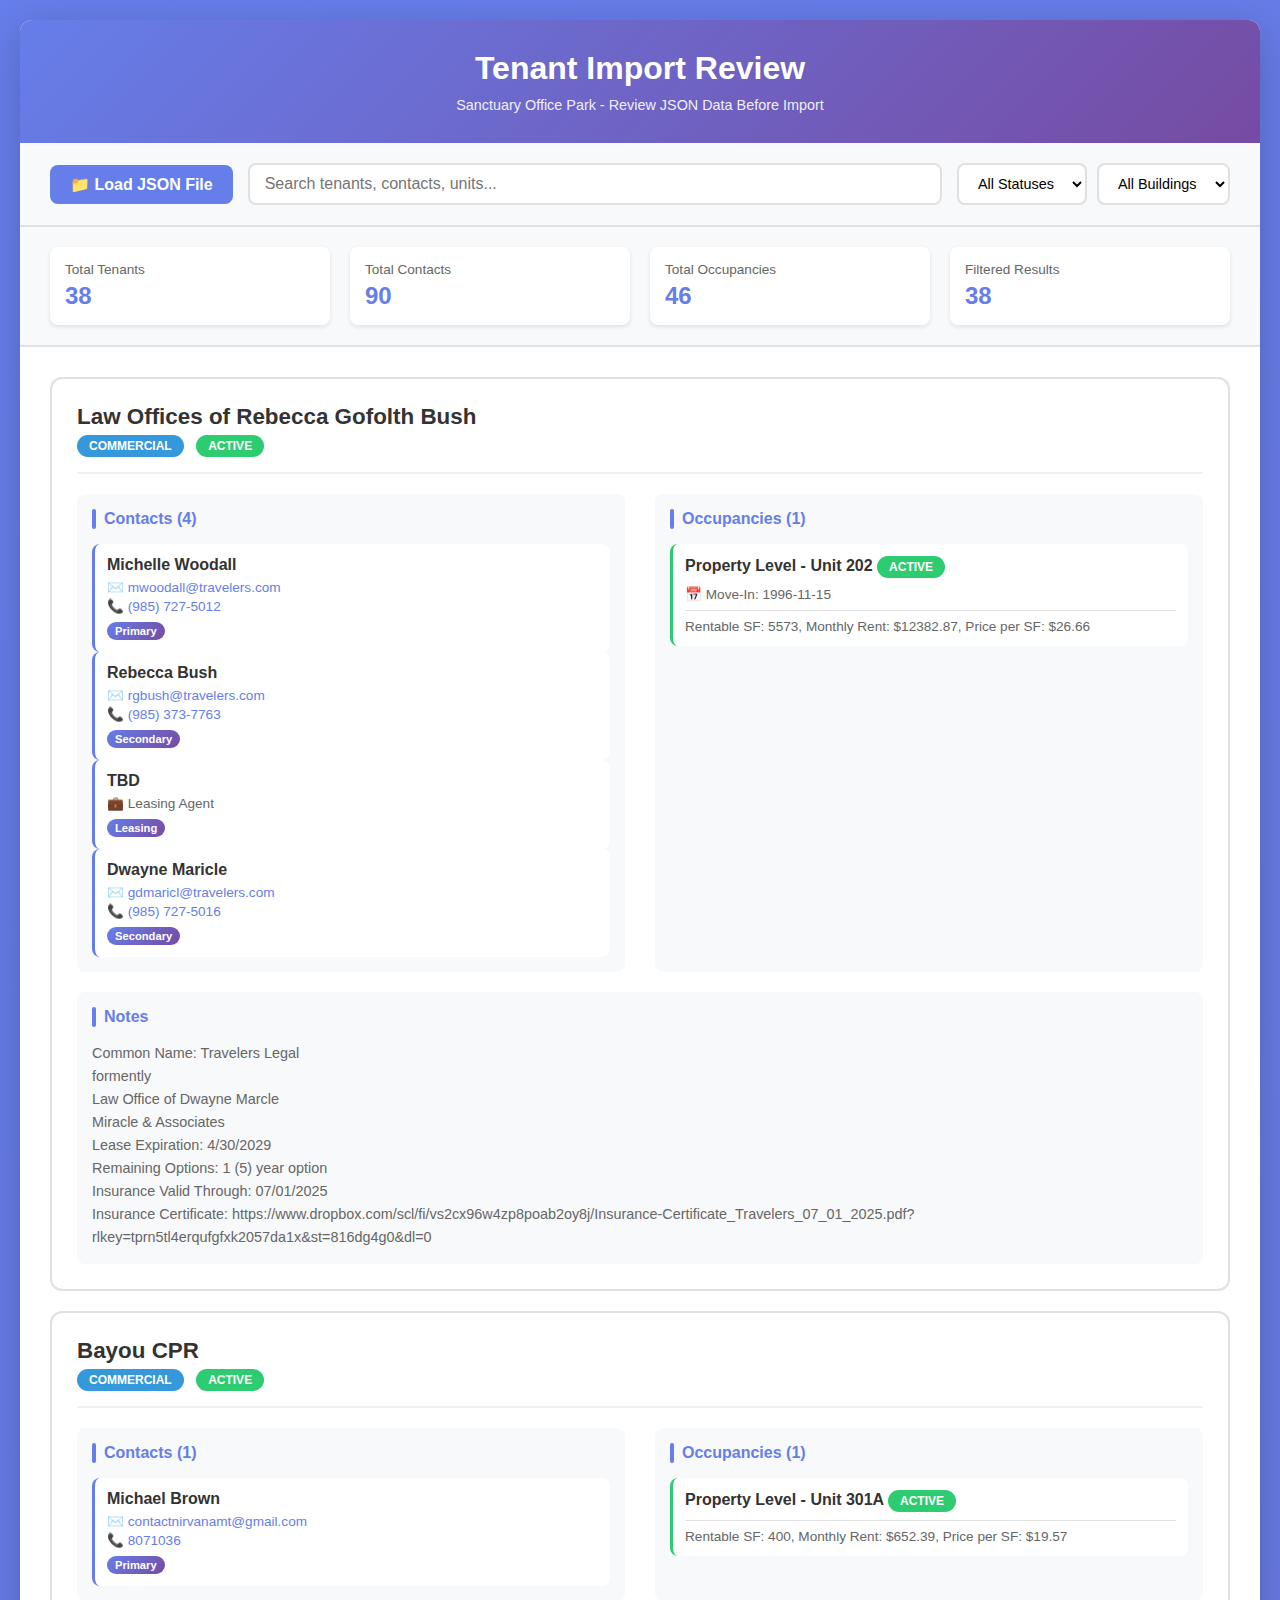
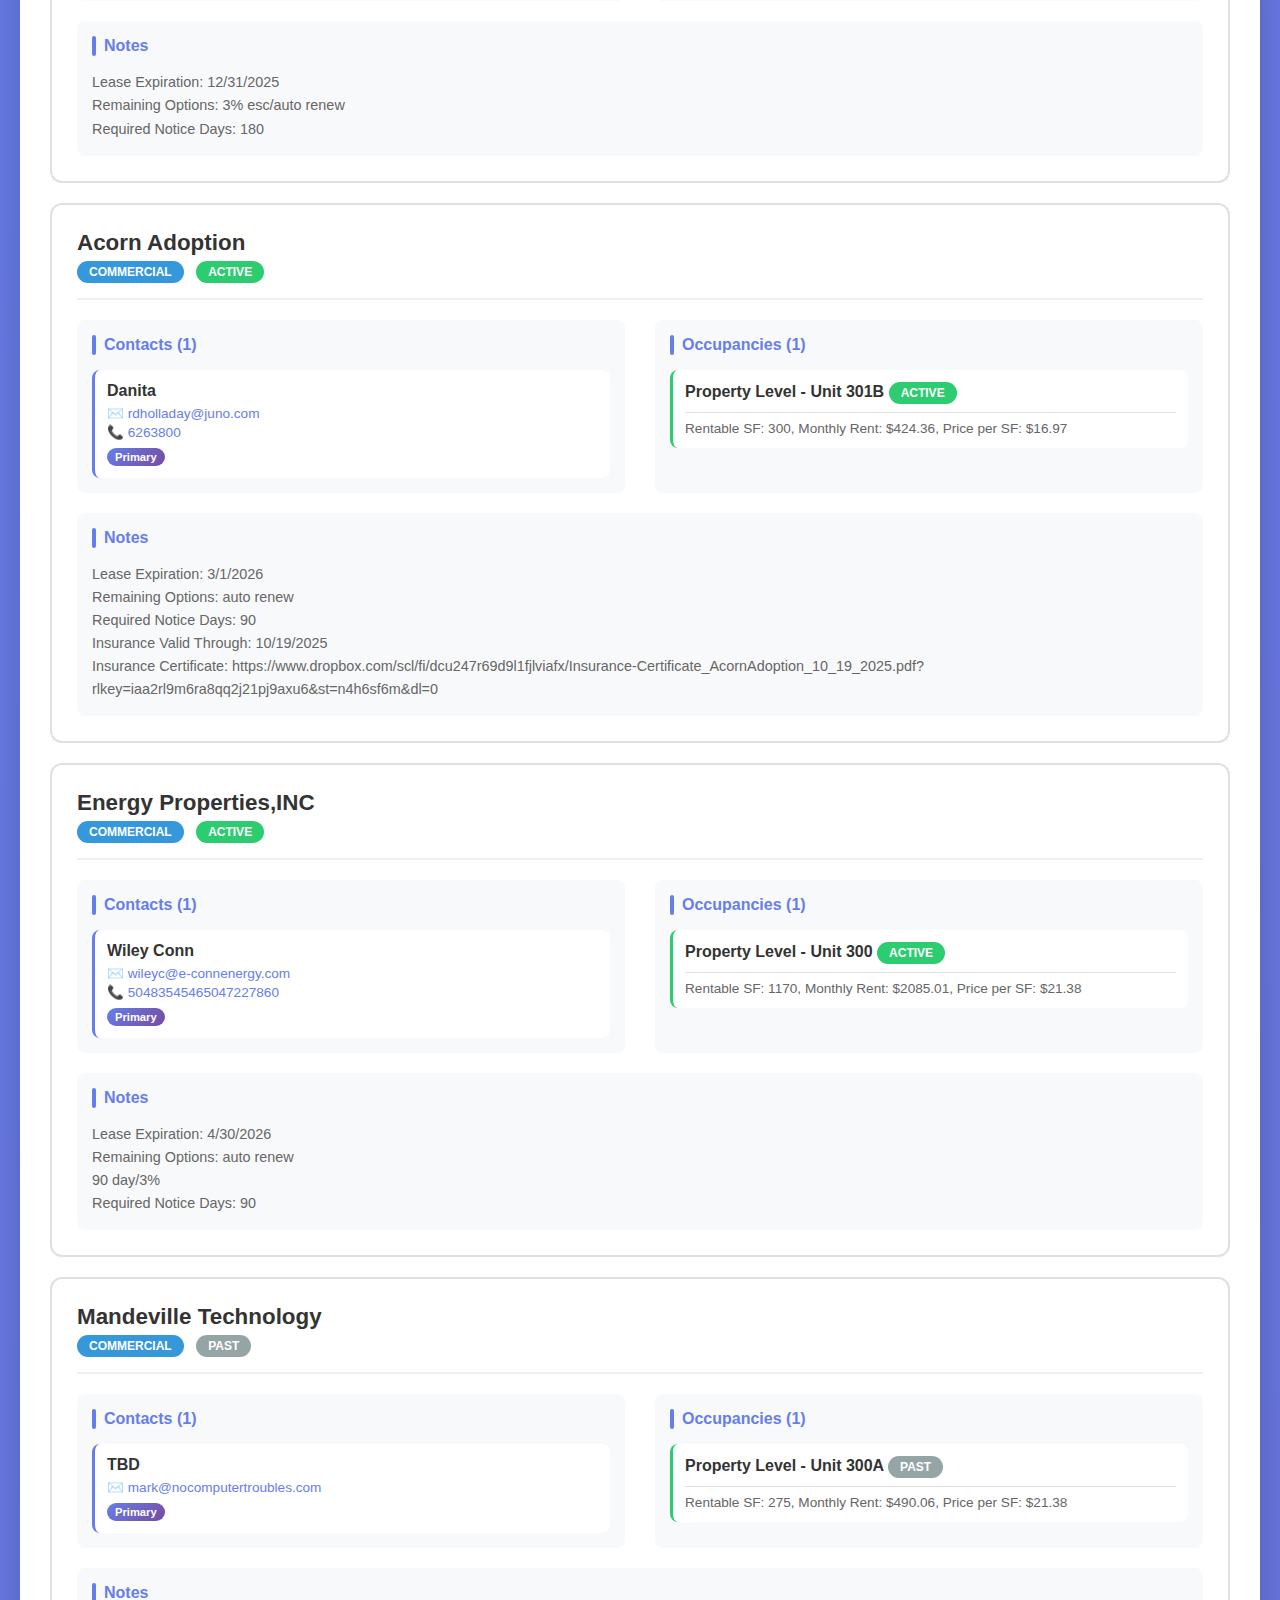
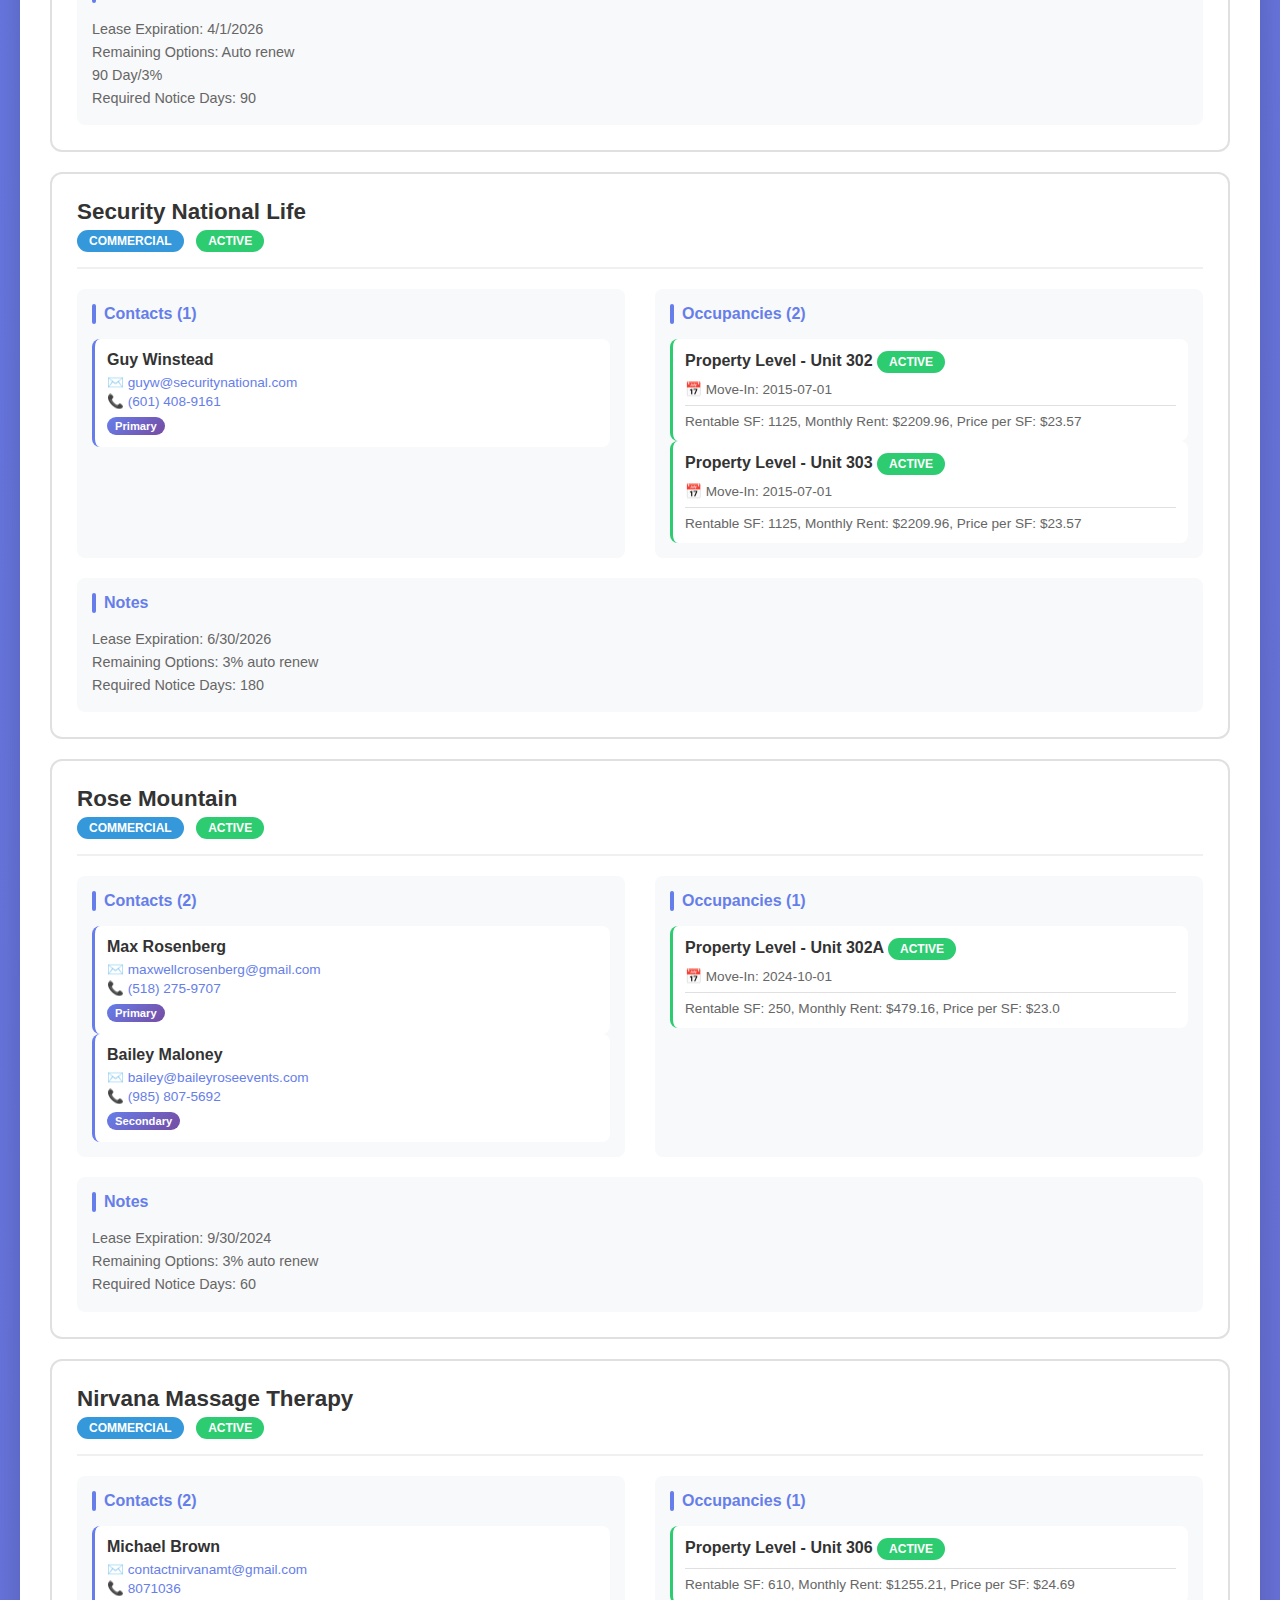
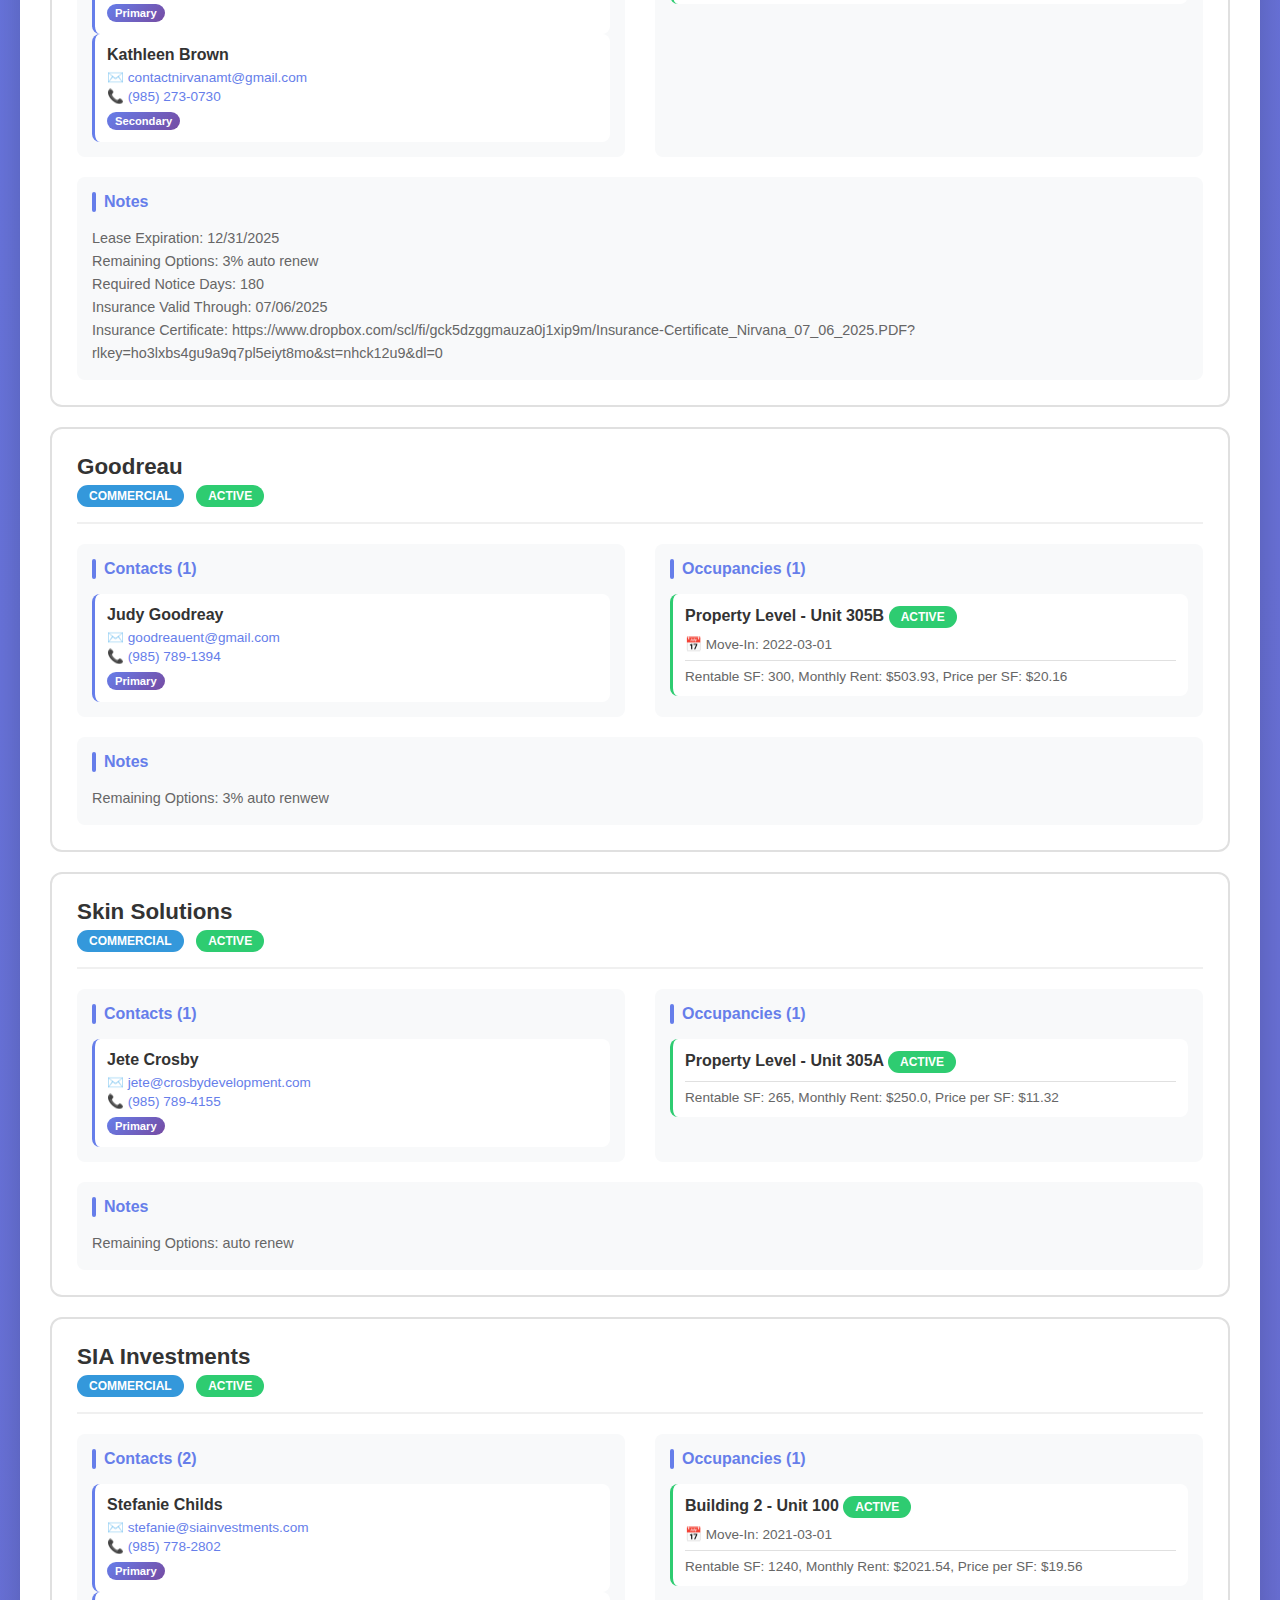
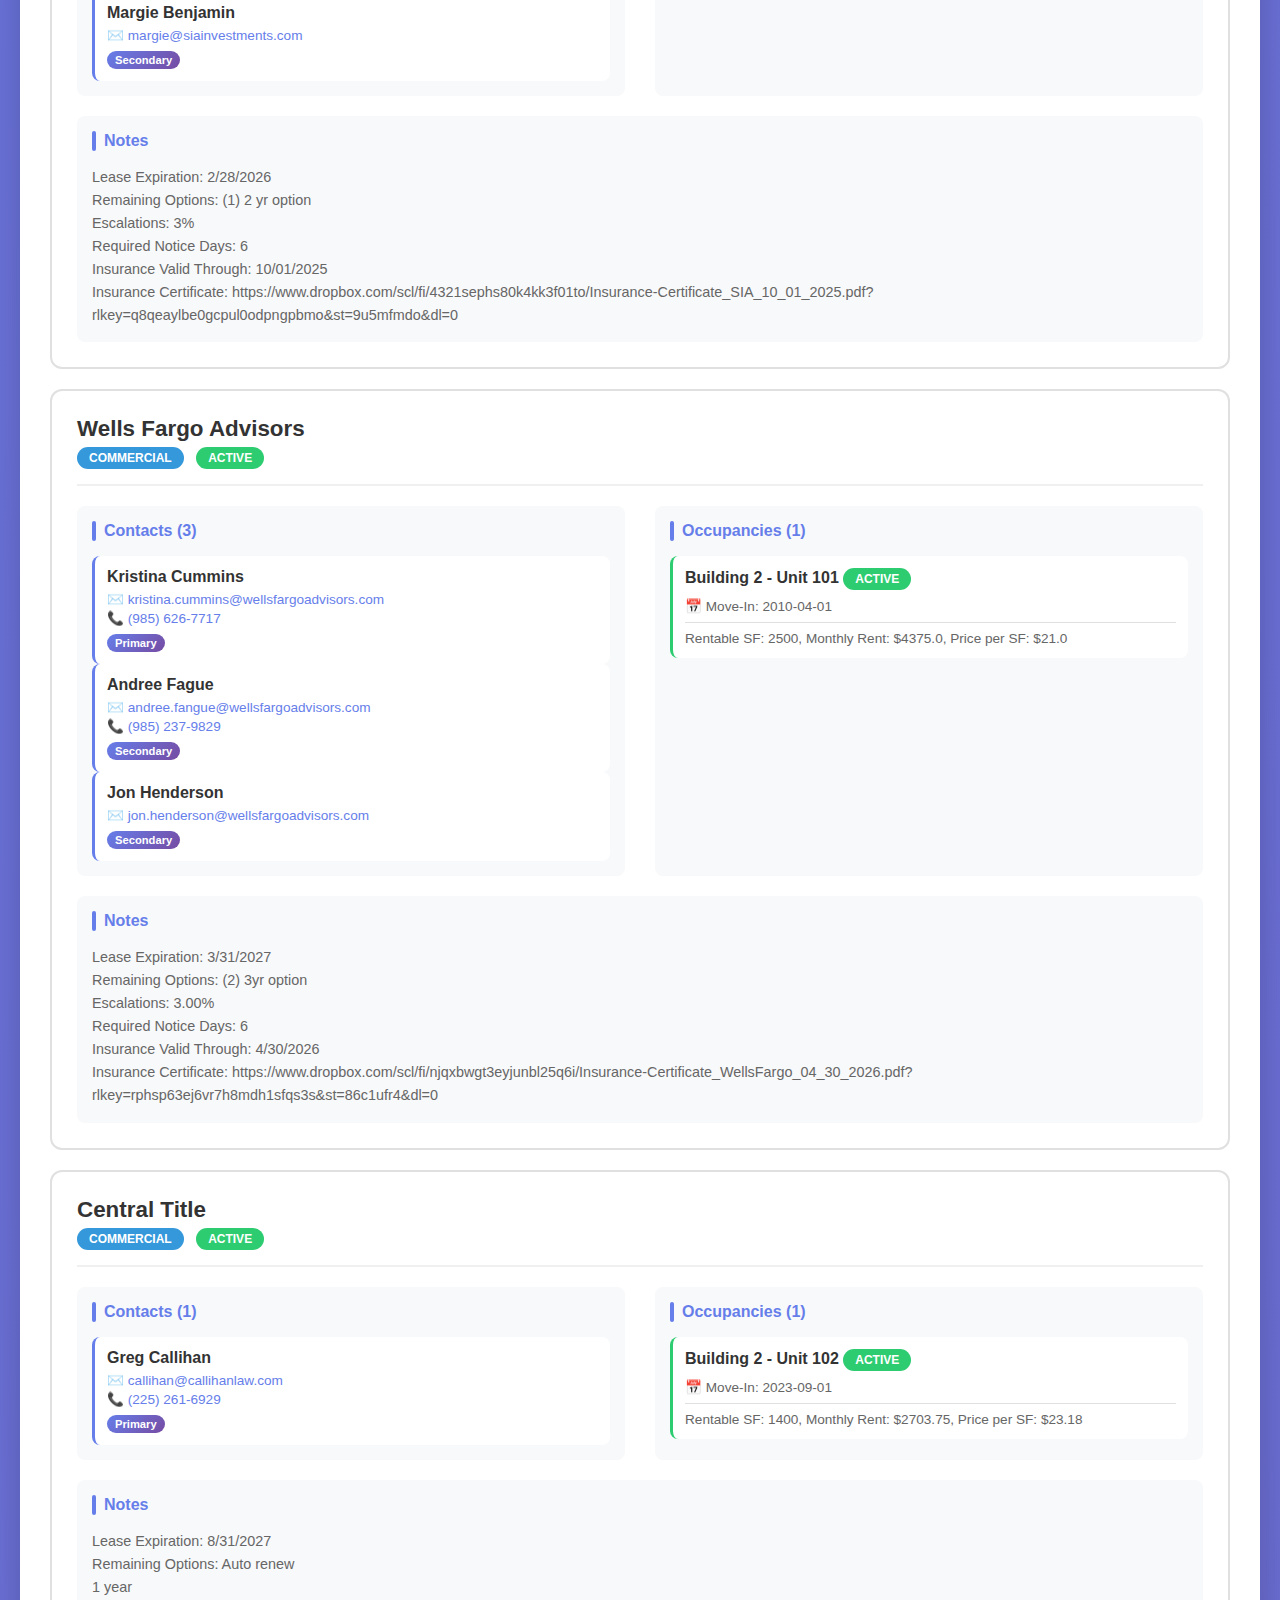
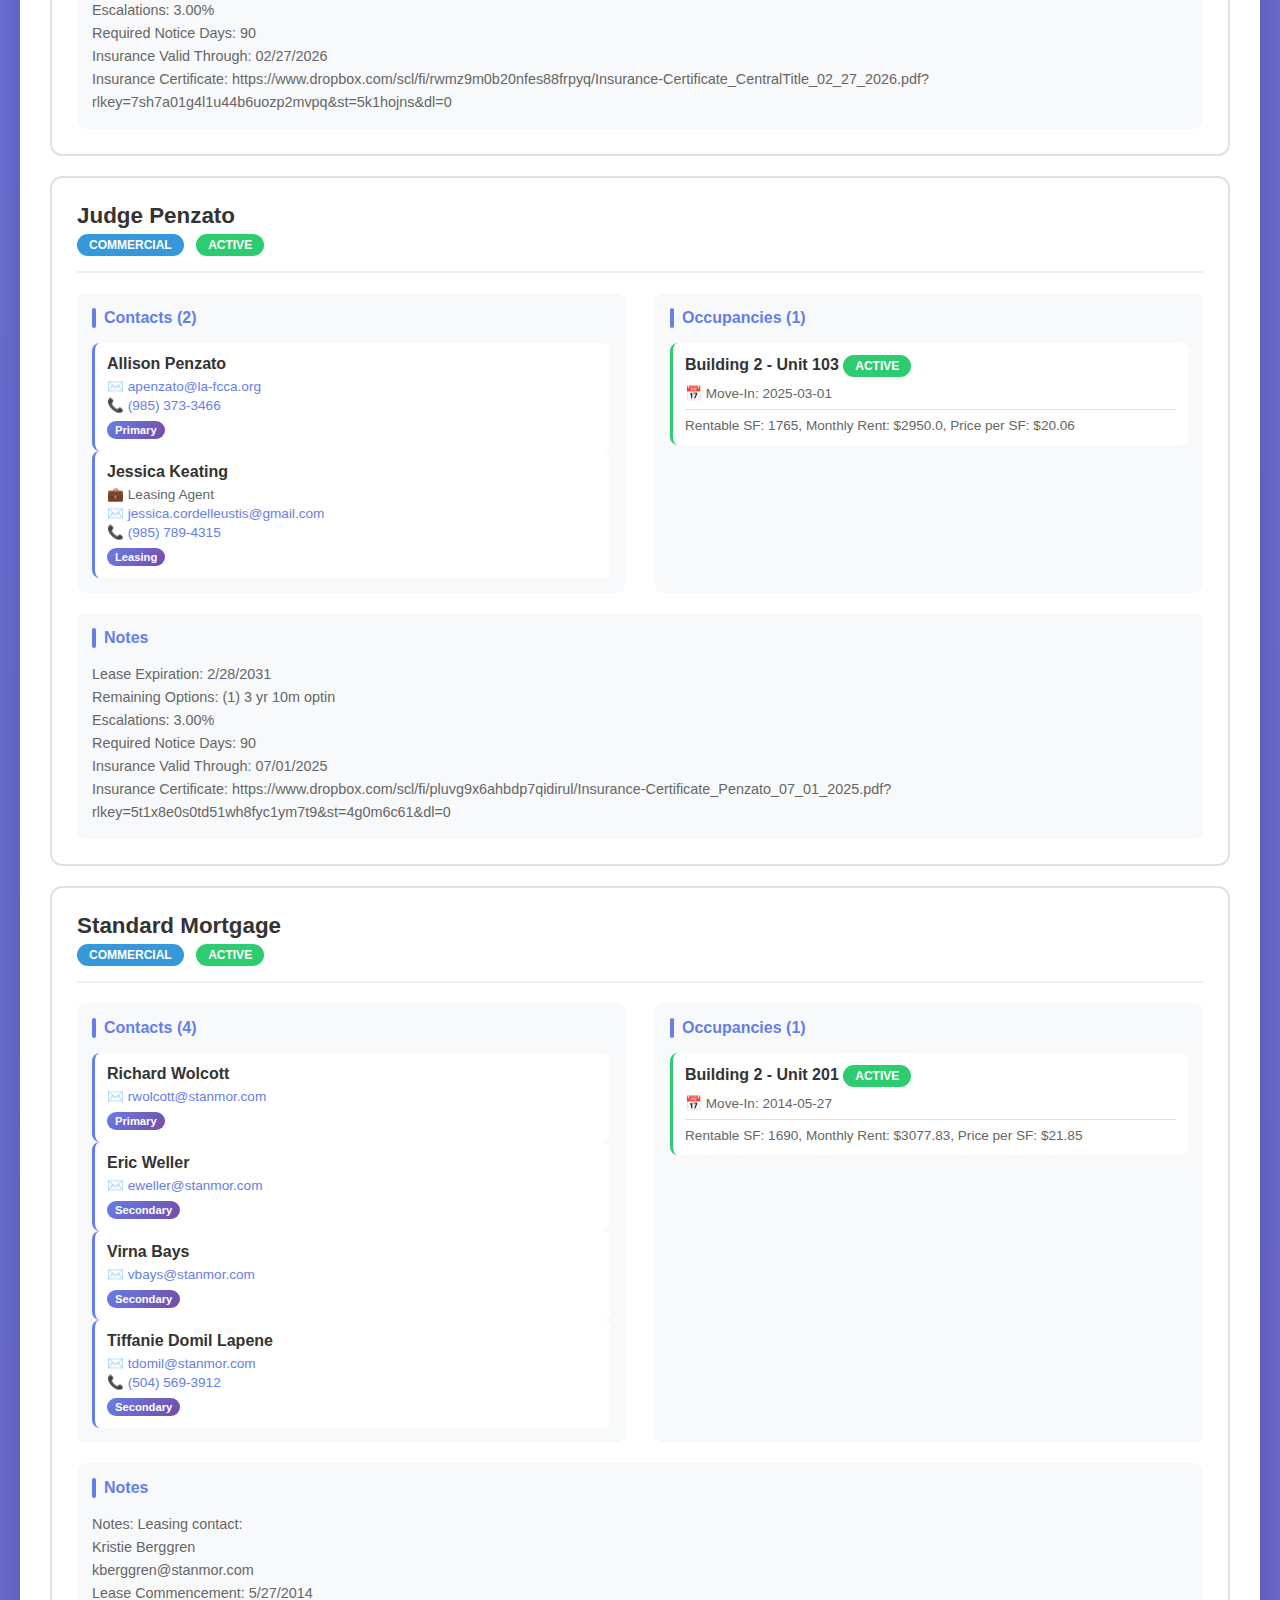
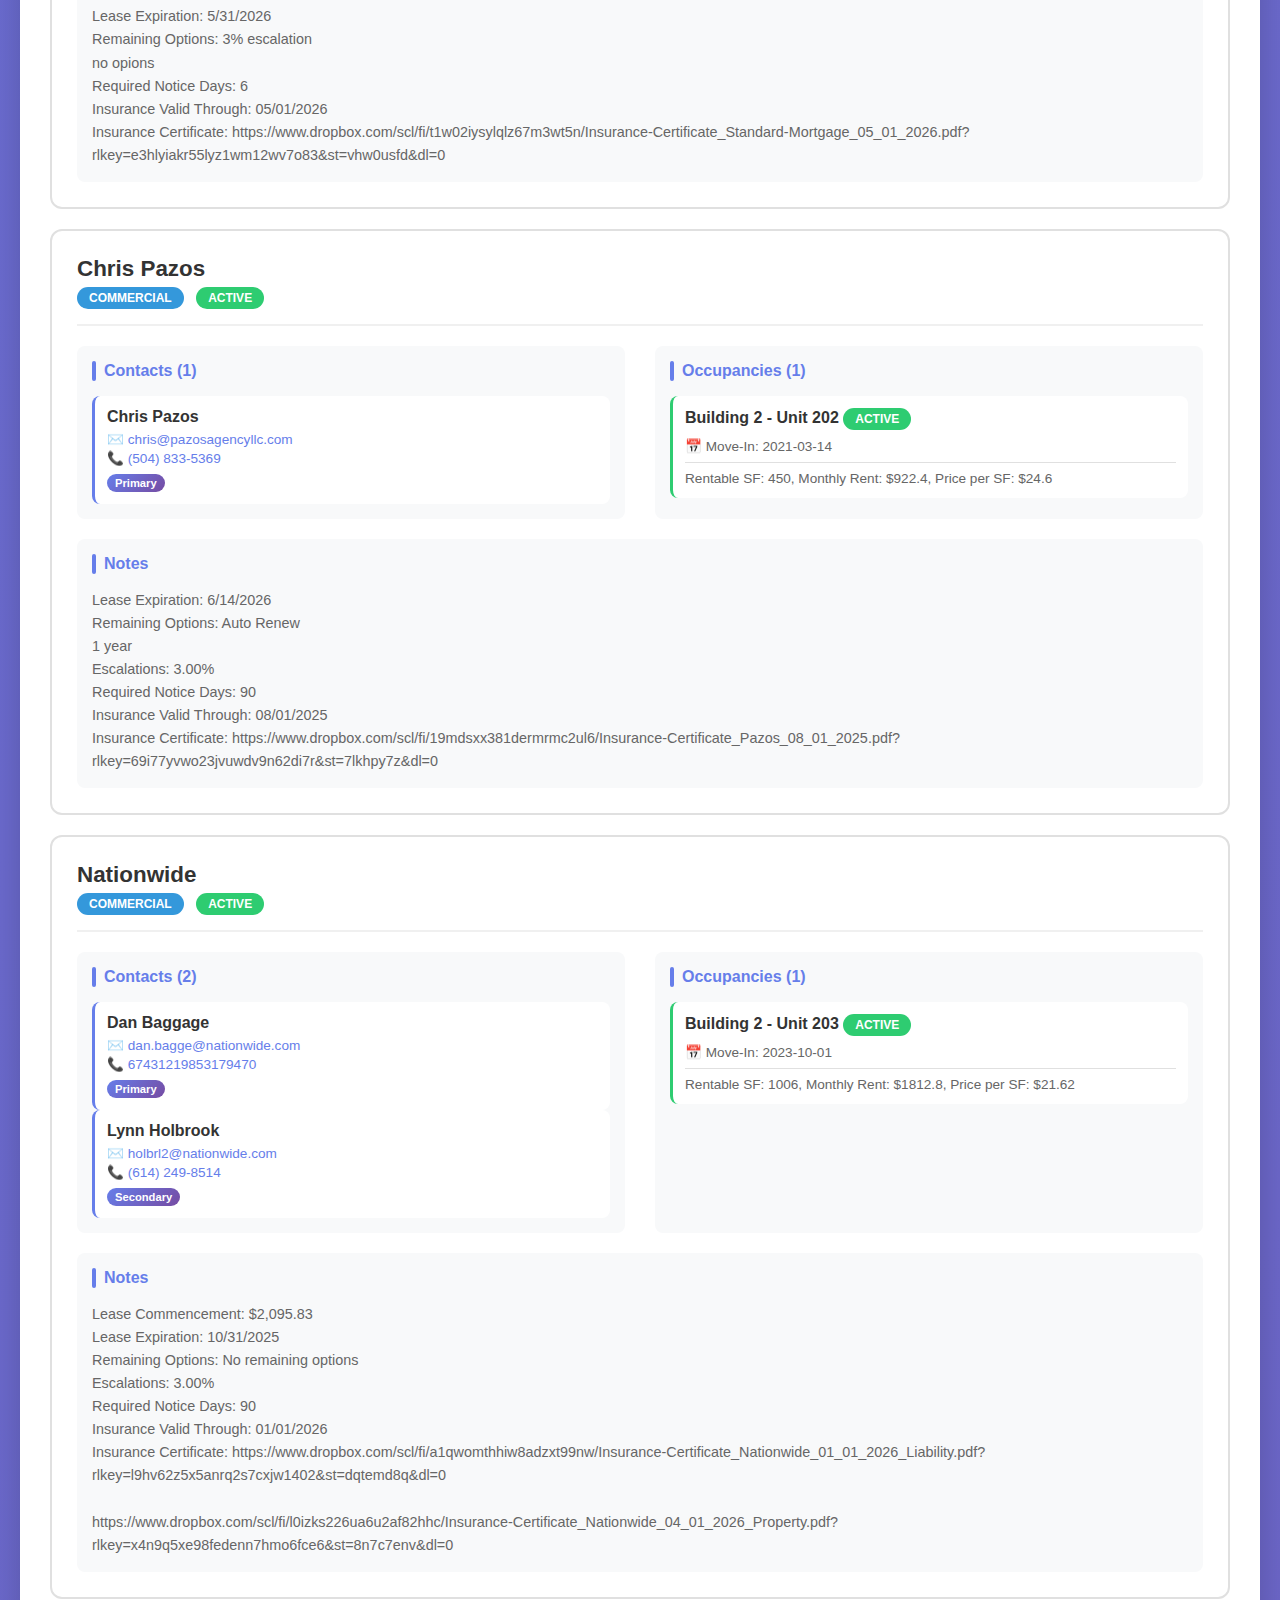
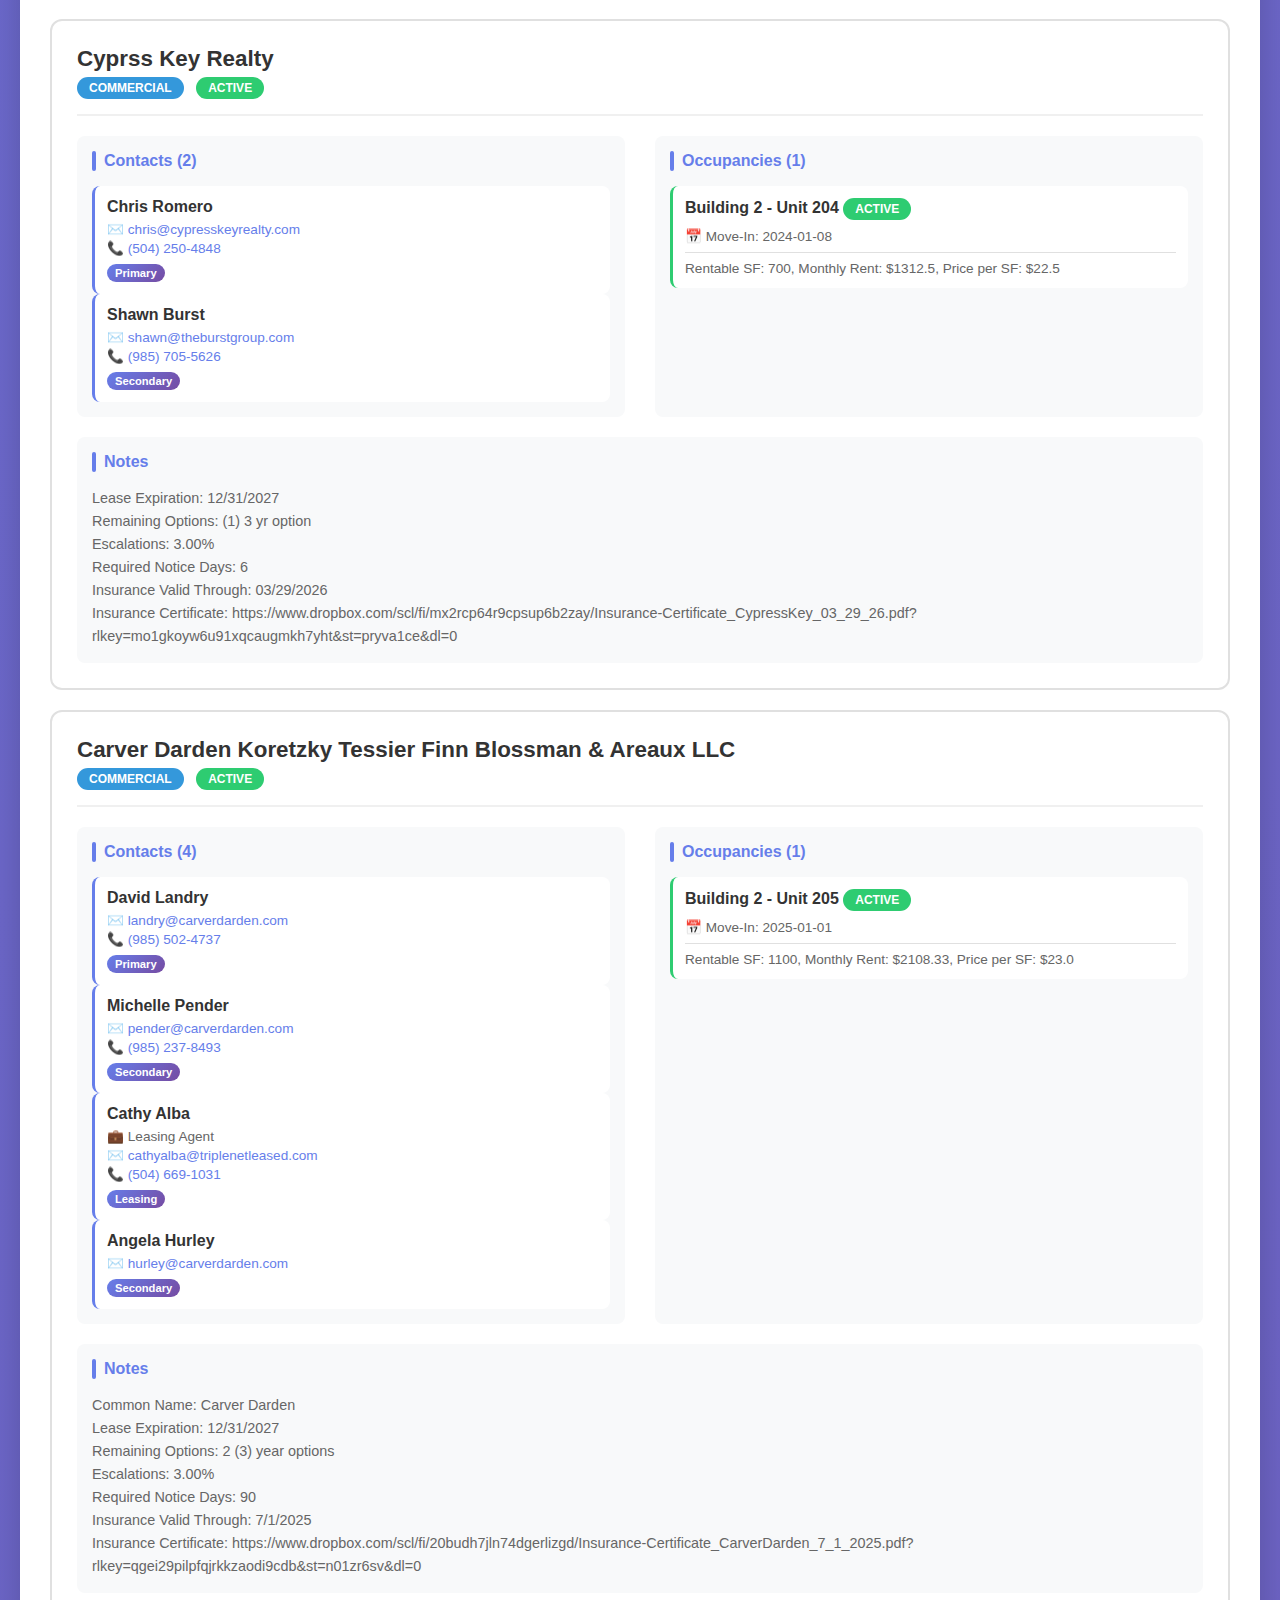
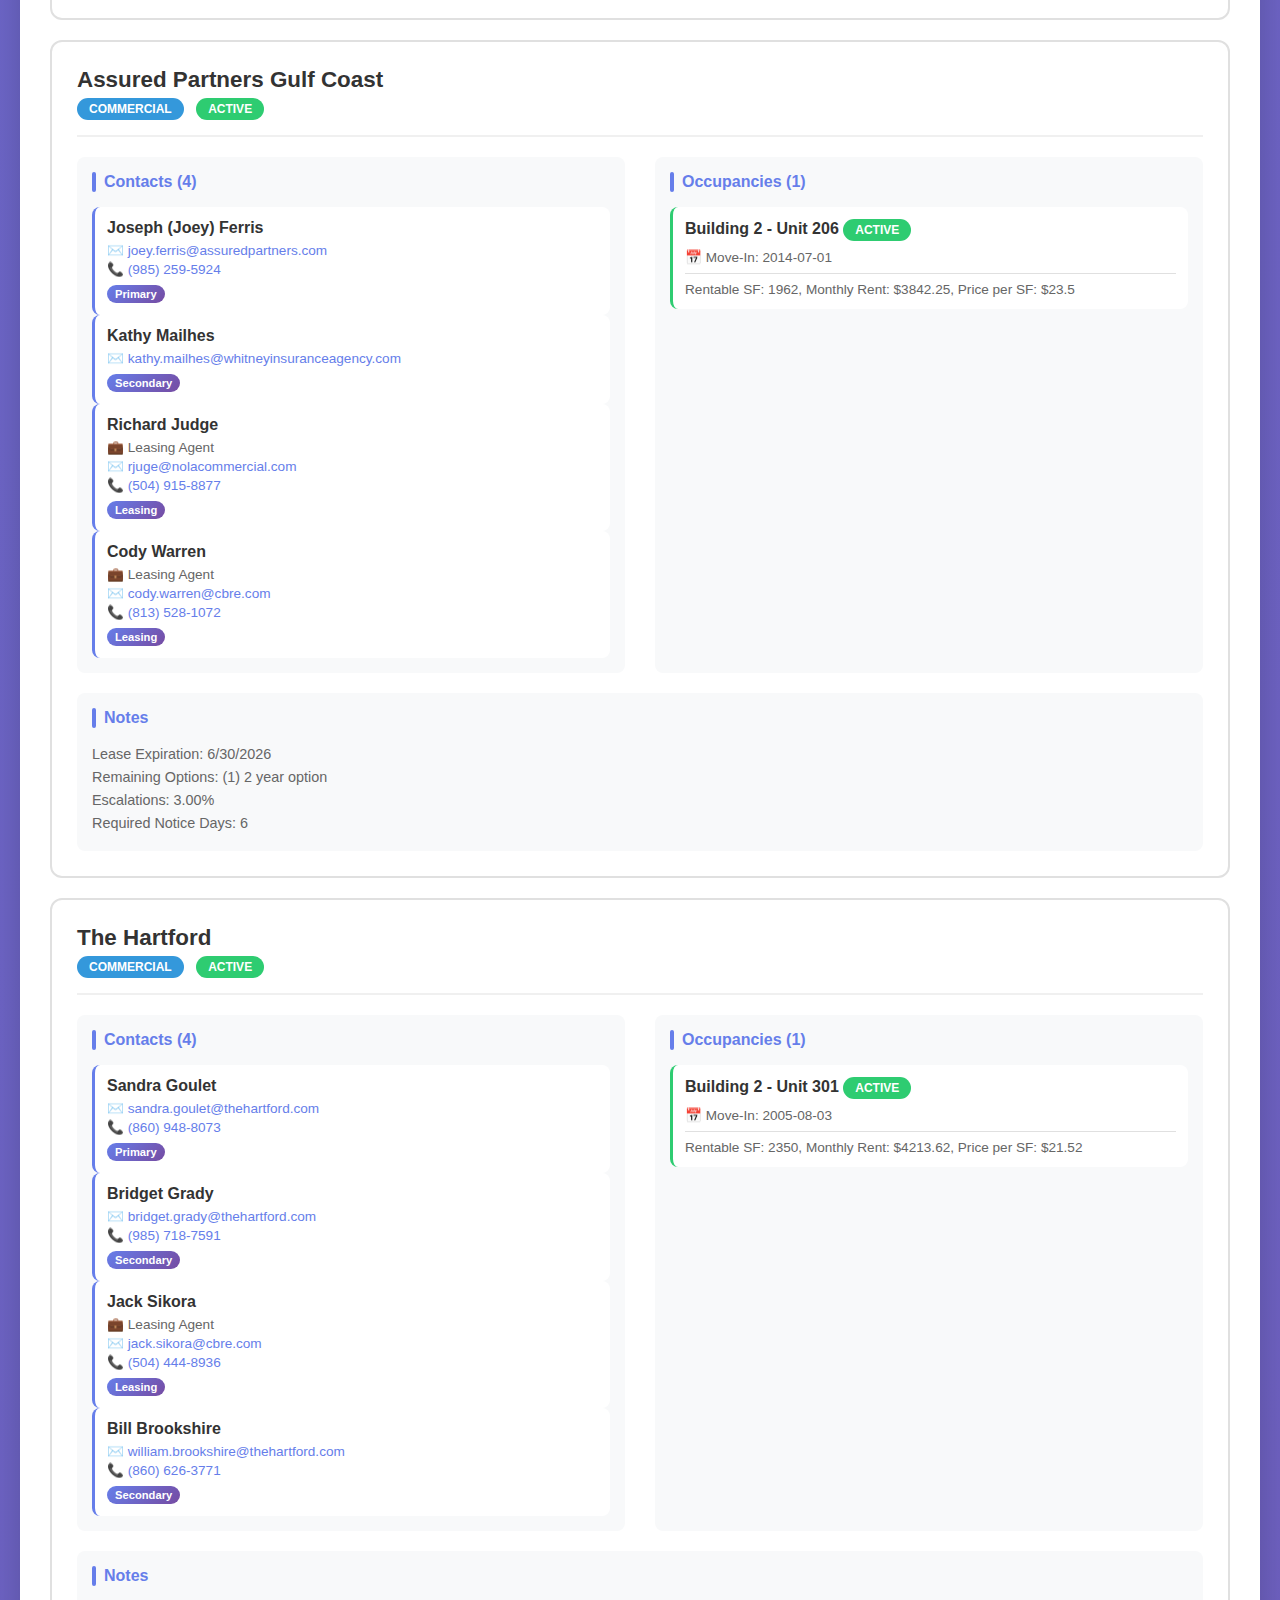
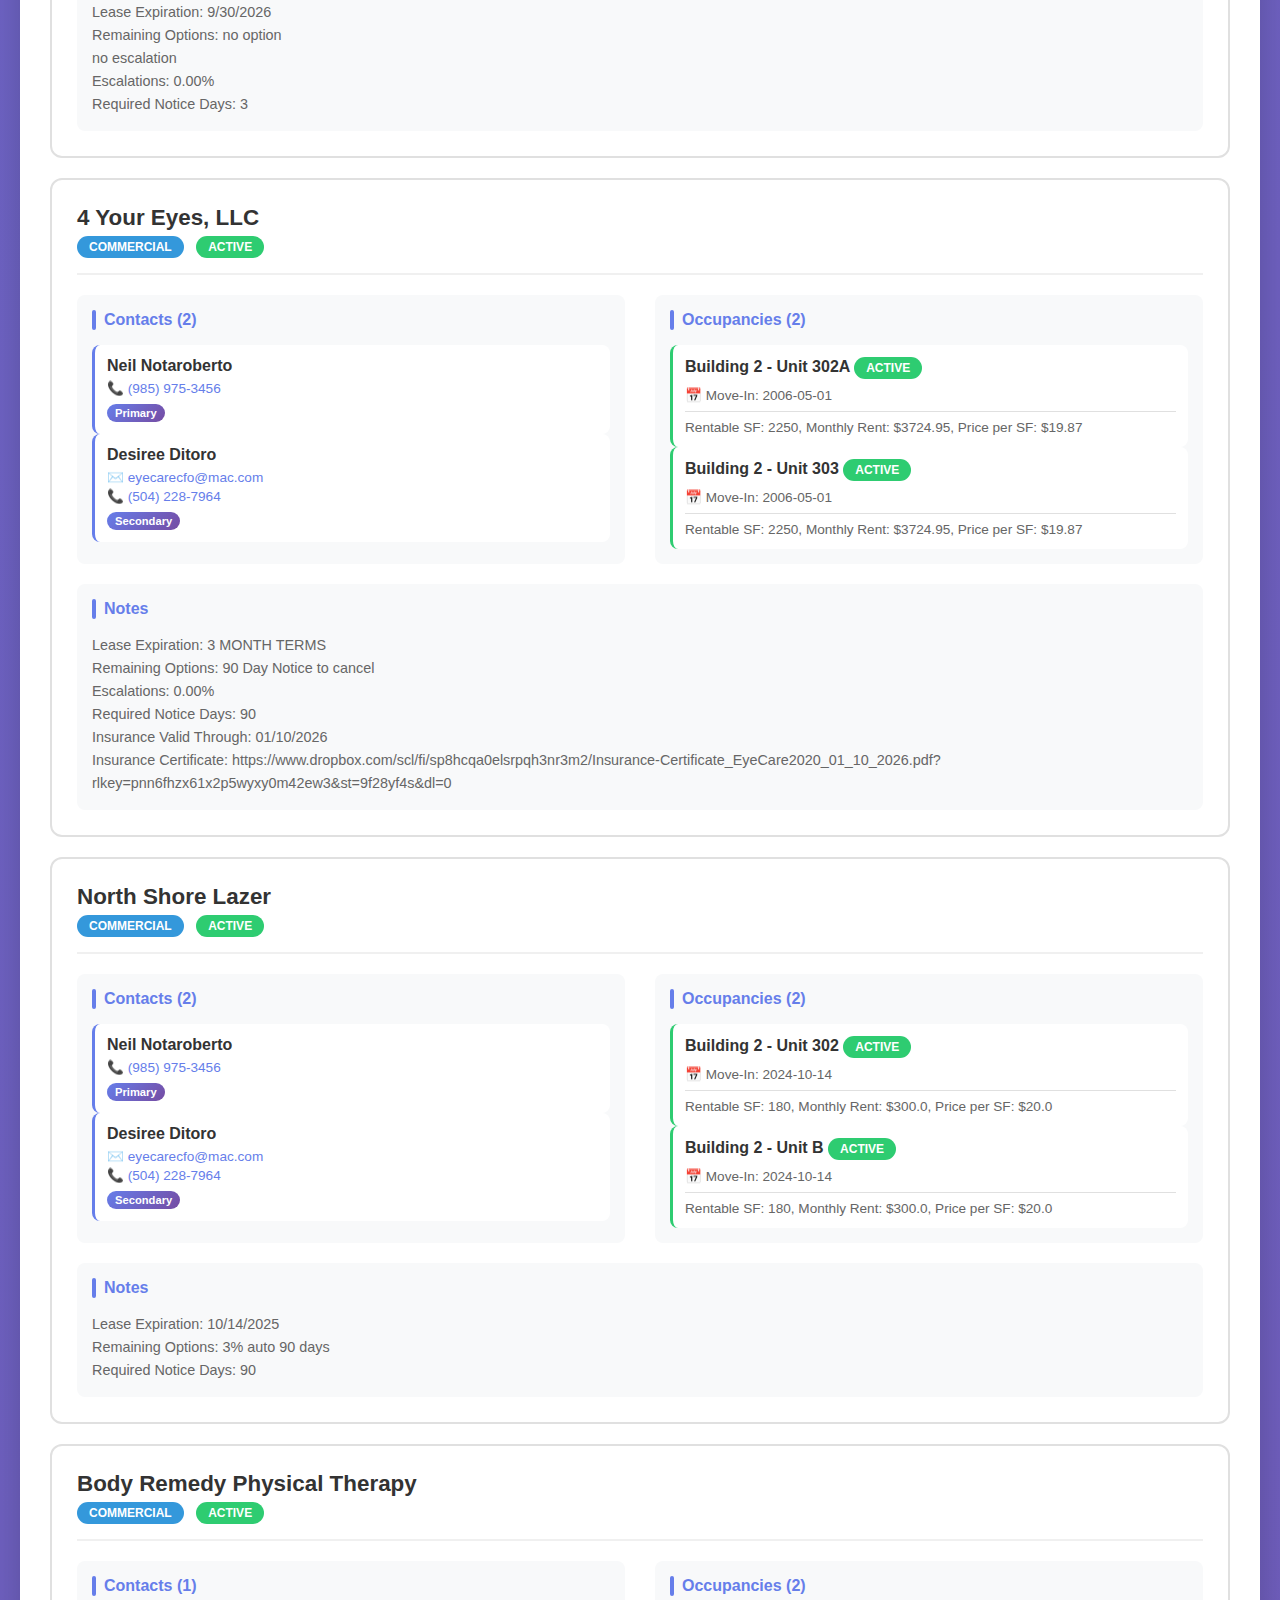
<file: review_tenant_import.html>
<!DOCTYPE html>
<html lang="en">
<head>
    <meta charset="UTF-8">
    <meta name="viewport" content="width=device-width, initial-scale=1.0">
    <title>Tenant Import Review - Sanctuary Office Park</title>
    <style>
        * {
            margin: 0;
            padding: 0;
            box-sizing: border-box;
        }

        body {
            font-family: -apple-system, BlinkMacSystemFont, 'Segoe UI', Roboto, Oxygen, Ubuntu, Cantarell, sans-serif;
            background: linear-gradient(135deg, #667eea 0%, #764ba2 100%);
            padding: 20px;
            min-height: 100vh;
        }

        .container {
            max-width: 1400px;
            margin: 0 auto;
            background: white;
            border-radius: 12px;
            box-shadow: 0 10px 40px rgba(0, 0, 0, 0.2);
            overflow: hidden;
        }

        .header {
            background: linear-gradient(135deg, #667eea 0%, #764ba2 100%);
            color: white;
            padding: 30px;
            text-align: center;
        }

        .header h1 {
            font-size: 2rem;
            margin-bottom: 10px;
        }

        .header .meta {
            opacity: 0.9;
            font-size: 0.9rem;
        }

        .controls {
            padding: 20px 30px;
            background: #f8f9fa;
            border-bottom: 2px solid #e0e0e0;
            display: flex;
            gap: 15px;
            flex-wrap: wrap;
            align-items: center;
        }

        .search-box {
            flex: 1;
            min-width: 200px;
        }

        .search-box input {
            width: 100%;
            padding: 10px 15px;
            border: 2px solid #e0e0e0;
            border-radius: 8px;
            font-size: 1rem;
        }

        .search-box input:focus {
            outline: none;
            border-color: #667eea;
        }

        .filter-group {
            display: flex;
            gap: 10px;
            align-items: center;
        }

        .filter-group select {
            padding: 10px 15px;
            border: 2px solid #e0e0e0;
            border-radius: 8px;
            font-size: 0.9rem;
            background: white;
            cursor: pointer;
        }

        .stats {
            display: flex;
            gap: 20px;
            padding: 20px 30px;
            background: #f8f9fa;
            border-bottom: 2px solid #e0e0e0;
        }

        .stat-card {
            flex: 1;
            background: white;
            padding: 15px;
            border-radius: 8px;
            box-shadow: 0 2px 4px rgba(0, 0, 0, 0.1);
        }

        .stat-card .label {
            font-size: 0.85rem;
            color: #666;
            margin-bottom: 5px;
        }

        .stat-card .value {
            font-size: 1.5rem;
            font-weight: 600;
            color: #667eea;
        }

        .tenants-list {
            padding: 30px;
        }

        .tenant-card {
            background: white;
            border: 2px solid #e0e0e0;
            border-radius: 12px;
            padding: 25px;
            margin-bottom: 20px;
            transition: all 0.3s;
        }

        .tenant-card:hover {
            border-color: #667eea;
            box-shadow: 0 4px 12px rgba(102, 126, 234, 0.2);
            transform: translateY(-2px);
        }

        .tenant-header {
            display: flex;
            justify-content: space-between;
            align-items: flex-start;
            margin-bottom: 20px;
            padding-bottom: 15px;
            border-bottom: 2px solid #f0f0f0;
        }

        .tenant-name {
            font-size: 1.4rem;
            font-weight: 600;
            color: #333;
            margin-bottom: 5px;
        }

        .tenant-type {
            display: inline-block;
            padding: 4px 12px;
            background: #3498db;
            color: white;
            border-radius: 12px;
            font-size: 0.75rem;
            font-weight: 600;
            text-transform: uppercase;
            margin-right: 8px;
        }

        .tenant-status {
            display: inline-block;
            padding: 4px 12px;
            border-radius: 12px;
            font-size: 0.75rem;
            font-weight: 600;
            text-transform: uppercase;
        }

        .status-active {
            background: #2ecc71;
            color: white;
        }

        .status-past {
            background: #95a5a6;
            color: white;
        }

        .tenant-body {
            display: grid;
            grid-template-columns: 1fr 1fr;
            gap: 30px;
            margin-bottom: 20px;
        }

        @media (max-width: 768px) {
            .tenant-body {
                grid-template-columns: 1fr;
            }
        }

        .section {
            background: #f8f9fa;
            padding: 15px;
            border-radius: 8px;
        }

        .section-title {
            font-size: 1rem;
            font-weight: 600;
            color: #667eea;
            margin-bottom: 15px;
            display: flex;
            align-items: center;
            gap: 8px;
        }

        .section-title::before {
            content: '';
            width: 4px;
            height: 20px;
            background: #667eea;
            border-radius: 2px;
        }

        .notes {
            white-space: pre-wrap;
            color: #666;
            font-size: 0.9rem;
            line-height: 1.6;
        }

        .contacts-list {
            display: flex;
            flex-direction: column;
            gap: 12px;
        }

        .contact-item {
            background: white;
            padding: 12px;
            border-radius: 8px;
            border-left: 3px solid #667eea;
        }

        .contact-name {
            font-weight: 600;
            color: #333;
            margin-bottom: 5px;
        }

        .contact-info {
            font-size: 0.85rem;
            color: #666;
            margin: 3px 0;
        }

        .contact-info a {
            color: #667eea;
            text-decoration: none;
        }

        .contact-info a:hover {
            text-decoration: underline;
        }

        .contact-classifications {
            display: flex;
            gap: 6px;
            flex-wrap: wrap;
            margin-top: 8px;
        }

        .classification-badge {
            padding: 3px 8px;
            background: linear-gradient(135deg, #667eea 0%, #764ba2 100%);
            color: white;
            border-radius: 10px;
            font-size: 0.7rem;
            font-weight: 600;
        }

        .occupancies-list {
            display: flex;
            flex-direction: column;
            gap: 12px;
        }

        .occupancy-item {
            background: white;
            padding: 12px;
            border-radius: 8px;
            border-left: 3px solid #2ecc71;
        }

        .occupancy-header {
            font-weight: 600;
            color: #333;
            margin-bottom: 8px;
        }

        .occupancy-details {
            font-size: 0.85rem;
            color: #666;
            margin: 3px 0;
        }

        .occupancy-notes {
            margin-top: 8px;
            padding-top: 8px;
            border-top: 1px solid #e0e0e0;
            font-size: 0.85rem;
            color: #666;
        }

        .empty-state {
            text-align: center;
            padding: 60px 20px;
            color: #999;
        }

        .empty-state h2 {
            font-size: 1.5rem;
            margin-bottom: 10px;
        }

        .loading {
            text-align: center;
            padding: 60px 20px;
            color: #667eea;
            font-size: 1.2rem;
        }

        .file-input-wrapper {
            position: relative;
            display: inline-block;
        }

        .file-input-wrapper input[type="file"] {
            position: absolute;
            opacity: 0;
            width: 100%;
            height: 100%;
            cursor: pointer;
        }

        .file-input-button {
            padding: 10px 20px;
            background: #667eea;
            color: white;
            border-radius: 8px;
            cursor: pointer;
            display: inline-block;
            font-weight: 600;
        }

        .file-input-button:hover {
            background: #764ba2;
        }
    </style>
</head>
<body>
    <div class="container">
        <div class="header">
            <h1>Tenant Import Review</h1>
            <div class="meta">Sanctuary Office Park - Review JSON Data Before Import</div>
        </div>

        <div class="controls">
            <div class="file-input-wrapper">
                <input type="file" id="jsonFileInput" accept=".json">
                <div class="file-input-button">📁 Load JSON File</div>
            </div>
            <div class="search-box">
                <input type="text" id="searchInput" placeholder="Search tenants, contacts, units...">
            </div>
            <div class="filter-group">
                <select id="statusFilter">
                    <option value="">All Statuses</option>
                    <option value="Active">Active</option>
                    <option value="Past">Past</option>
                </select>
                <select id="buildingFilter">
                    <option value="">All Buildings</option>
                    <option value="1">Building 1</option>
                    <option value="2">Building 2</option>
                    <option value="3">Building 3</option>
                    <option value="4">Building 4</option>
                    <option value="5">Building 5</option>
                </select>
            </div>
        </div>

        <div class="stats" id="statsContainer" style="display: none;">
            <div class="stat-card">
                <div class="label">Total Tenants</div>
                <div class="value" id="totalTenants">0</div>
            </div>
            <div class="stat-card">
                <div class="label">Total Contacts</div>
                <div class="value" id="totalContacts">0</div>
            </div>
            <div class="stat-card">
                <div class="label">Total Occupancies</div>
                <div class="value" id="totalOccupancies">0</div>
            </div>
            <div class="stat-card">
                <div class="label">Filtered Results</div>
                <div class="value" id="filteredCount">0</div>
            </div>
        </div>

        <div class="tenants-list" id="tenantsContainer">
            <div class="loading">Please load a JSON file to begin review</div>
        </div>
    </div>

    <script>
        let allTenants = [];
        let filteredTenants = [];

        // Load JSON file
        document.getElementById('jsonFileInput').addEventListener('change', function(e) {
            const file = e.target.files[0];
            if (!file) return;

            const reader = new FileReader();
            reader.onload = function(e) {
                try {
                    const data = JSON.parse(e.target.result);
                    allTenants = data.tenants || [];
                    filteredTenants = [...allTenants];
                    updateStats();
                    renderTenants();
                } catch (error) {
                    alert('Error parsing JSON file: ' + error.message);
                }
            };
            reader.readAsText(file);
        });

        // Auto-load if file is in same directory
        window.addEventListener('DOMContentLoaded', function() {
            fetch('sanctuary_office_park_tenants_import.json')
                .then(response => {
                    if (response.ok) {
                        return response.json();
                    }
                    throw new Error('File not found');
                })
                .then(data => {
                    allTenants = data.tenants || [];
                    filteredTenants = [...allTenants];
                    updateStats();
                    renderTenants();
                })
                .catch(error => {
                    console.log('Auto-load failed, waiting for manual file selection');
                });
        });

        // Search functionality
        document.getElementById('searchInput').addEventListener('input', function(e) {
            filterTenants();
        });

        // Filter functionality
        document.getElementById('statusFilter').addEventListener('change', function() {
            filterTenants();
        });

        document.getElementById('buildingFilter').addEventListener('change', function() {
            filterTenants();
        });

        function filterTenants() {
            const searchTerm = document.getElementById('searchInput').value.toLowerCase();
            const statusFilter = document.getElementById('statusFilter').value;
            const buildingFilter = document.getElementById('buildingFilter').value;

            filteredTenants = allTenants.filter(tenant => {
                // Search filter
                if (searchTerm) {
                    const searchableText = [
                        tenant.tenantName,
                        tenant.notes || '',
                        ...(tenant.contacts || []).map(c => c.contactName + ' ' + (c.contactEmail || '') + ' ' + (c.contactPhone || '')),
                        ...(tenant.occupancies || []).map(o => o.unitNumber || '' + ' ' + (o.buildingNumber || ''))
                    ].join(' ').toLowerCase();

                    if (!searchableText.includes(searchTerm)) {
                        return false;
                    }
                }

                // Status filter
                if (statusFilter && tenant.status !== statusFilter) {
                    return false;
                }

                // Building filter
                if (buildingFilter) {
                    const hasBuilding = (tenant.occupancies || []).some(o => 
                        o.buildingNumber === buildingFilter
                    );
                    if (!hasBuilding) {
                        return false;
                    }
                }

                return true;
            });

            updateStats();
            renderTenants();
        }

        function updateStats() {
            const totalContacts = allTenants.reduce((sum, t) => sum + (t.contacts?.length || 0), 0);
            const totalOccupancies = allTenants.reduce((sum, t) => sum + (t.occupancies?.length || 0), 0);

            document.getElementById('totalTenants').textContent = allTenants.length;
            document.getElementById('totalContacts').textContent = totalContacts;
            document.getElementById('totalOccupancies').textContent = totalOccupancies;
            document.getElementById('filteredCount').textContent = filteredTenants.length;
            document.getElementById('statsContainer').style.display = 'flex';
        }

        function renderTenants() {
            const container = document.getElementById('tenantsContainer');

            if (filteredTenants.length === 0) {
                container.innerHTML = '<div class="empty-state"><h2>No tenants found</h2><p>Try adjusting your search or filters</p></div>';
                return;
            }

            container.innerHTML = filteredTenants.map(tenant => {
                const contactsHtml = (tenant.contacts || []).map(contact => `
                    <div class="contact-item">
                        <div class="contact-name">${escapeHtml(contact.contactName)}</div>
                        ${contact.contactTitle ? `<div class="contact-info">💼 ${escapeHtml(contact.contactTitle)}</div>` : ''}
                        ${contact.contactEmail ? `<div class="contact-info">✉️ <a href="mailto:${escapeHtml(contact.contactEmail)}">${escapeHtml(contact.contactEmail)}</a></div>` : ''}
                        ${contact.contactPhone ? `<div class="contact-info">📞 <a href="tel:${escapeHtml(contact.contactPhone)}">${escapeHtml(contact.contactPhone)}</a></div>` : ''}
                        ${contact.classifications && contact.classifications.length > 0 ? `
                            <div class="contact-classifications">
                                ${contact.classifications.map(c => `<span class="classification-badge">${escapeHtml(c)}</span>`).join('')}
                            </div>
                        ` : ''}
                    </div>
                `).join('');

                const occupanciesHtml = (tenant.occupancies || []).map(occupancy => `
                    <div class="occupancy-item">
                        <div class="occupancy-header">
                            ${occupancy.buildingNumber ? `Building ${occupancy.buildingNumber}` : 'Property Level'}
                            ${occupancy.unitNumber ? ` - Unit ${escapeHtml(occupancy.unitNumber)}` : ''}
                            <span class="tenant-status status-${(occupancy.status || 'active').toLowerCase()}">${escapeHtml(occupancy.status || 'Active')}</span>
                        </div>
                        ${occupancy.moveInDate ? `<div class="occupancy-details">📅 Move-In: ${escapeHtml(occupancy.moveInDate)}</div>` : ''}
                        ${occupancy.moveOutDate ? `<div class="occupancy-details">📅 Move-Out: ${escapeHtml(occupancy.moveOutDate)}</div>` : ''}
                        ${occupancy.notes ? `<div class="occupancy-notes">${escapeHtml(occupancy.notes)}</div>` : ''}
                    </div>
                `).join('');

                return `
                    <div class="tenant-card">
                        <div class="tenant-header">
                            <div>
                                <div class="tenant-name">${escapeHtml(tenant.tenantName)}</div>
                                <div>
                                    <span class="tenant-type">${escapeHtml(tenant.tenantType)}</span>
                                    <span class="tenant-status status-${(tenant.status || 'active').toLowerCase()}">${escapeHtml(tenant.status || 'Active')}</span>
                                </div>
                            </div>
                        </div>
                        <div class="tenant-body">
                            <div class="section">
                                <div class="section-title">Contacts (${tenant.contacts?.length || 0})</div>
                                ${contactsHtml || '<div class="notes">No contacts</div>'}
                            </div>
                            <div class="section">
                                <div class="section-title">Occupancies (${tenant.occupancies?.length || 0})</div>
                                ${occupanciesHtml || '<div class="notes">No occupancies</div>'}
                            </div>
                        </div>
                        ${tenant.notes ? `
                            <div class="section" style="margin-top: 20px;">
                                <div class="section-title">Notes</div>
                                <div class="notes">${escapeHtml(tenant.notes)}</div>
                            </div>
                        ` : ''}
                    </div>
                `;
            }).join('');
        }

        function escapeHtml(text) {
            if (!text) return '';
            const div = document.createElement('div');
            div.textContent = text;
            return div.innerHTML;
        }
    </script>
</body>
</html>
</file>
